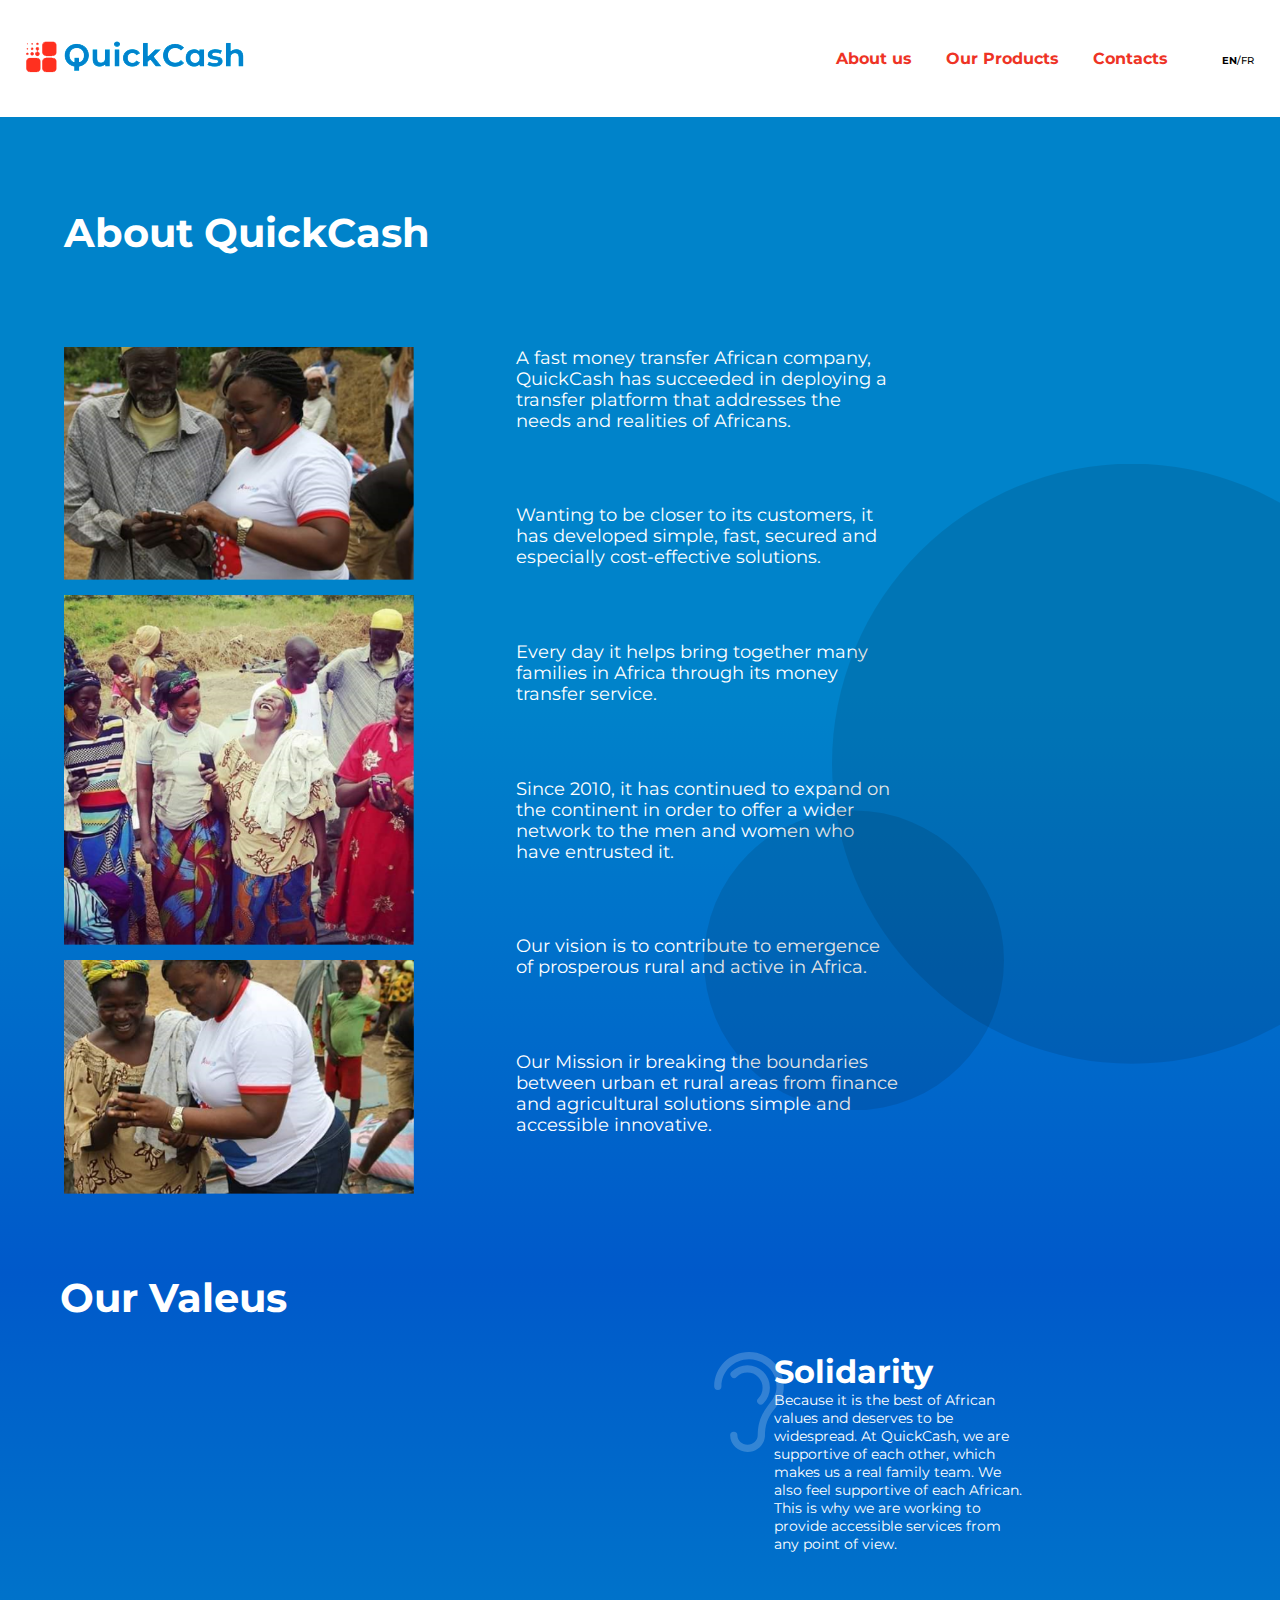
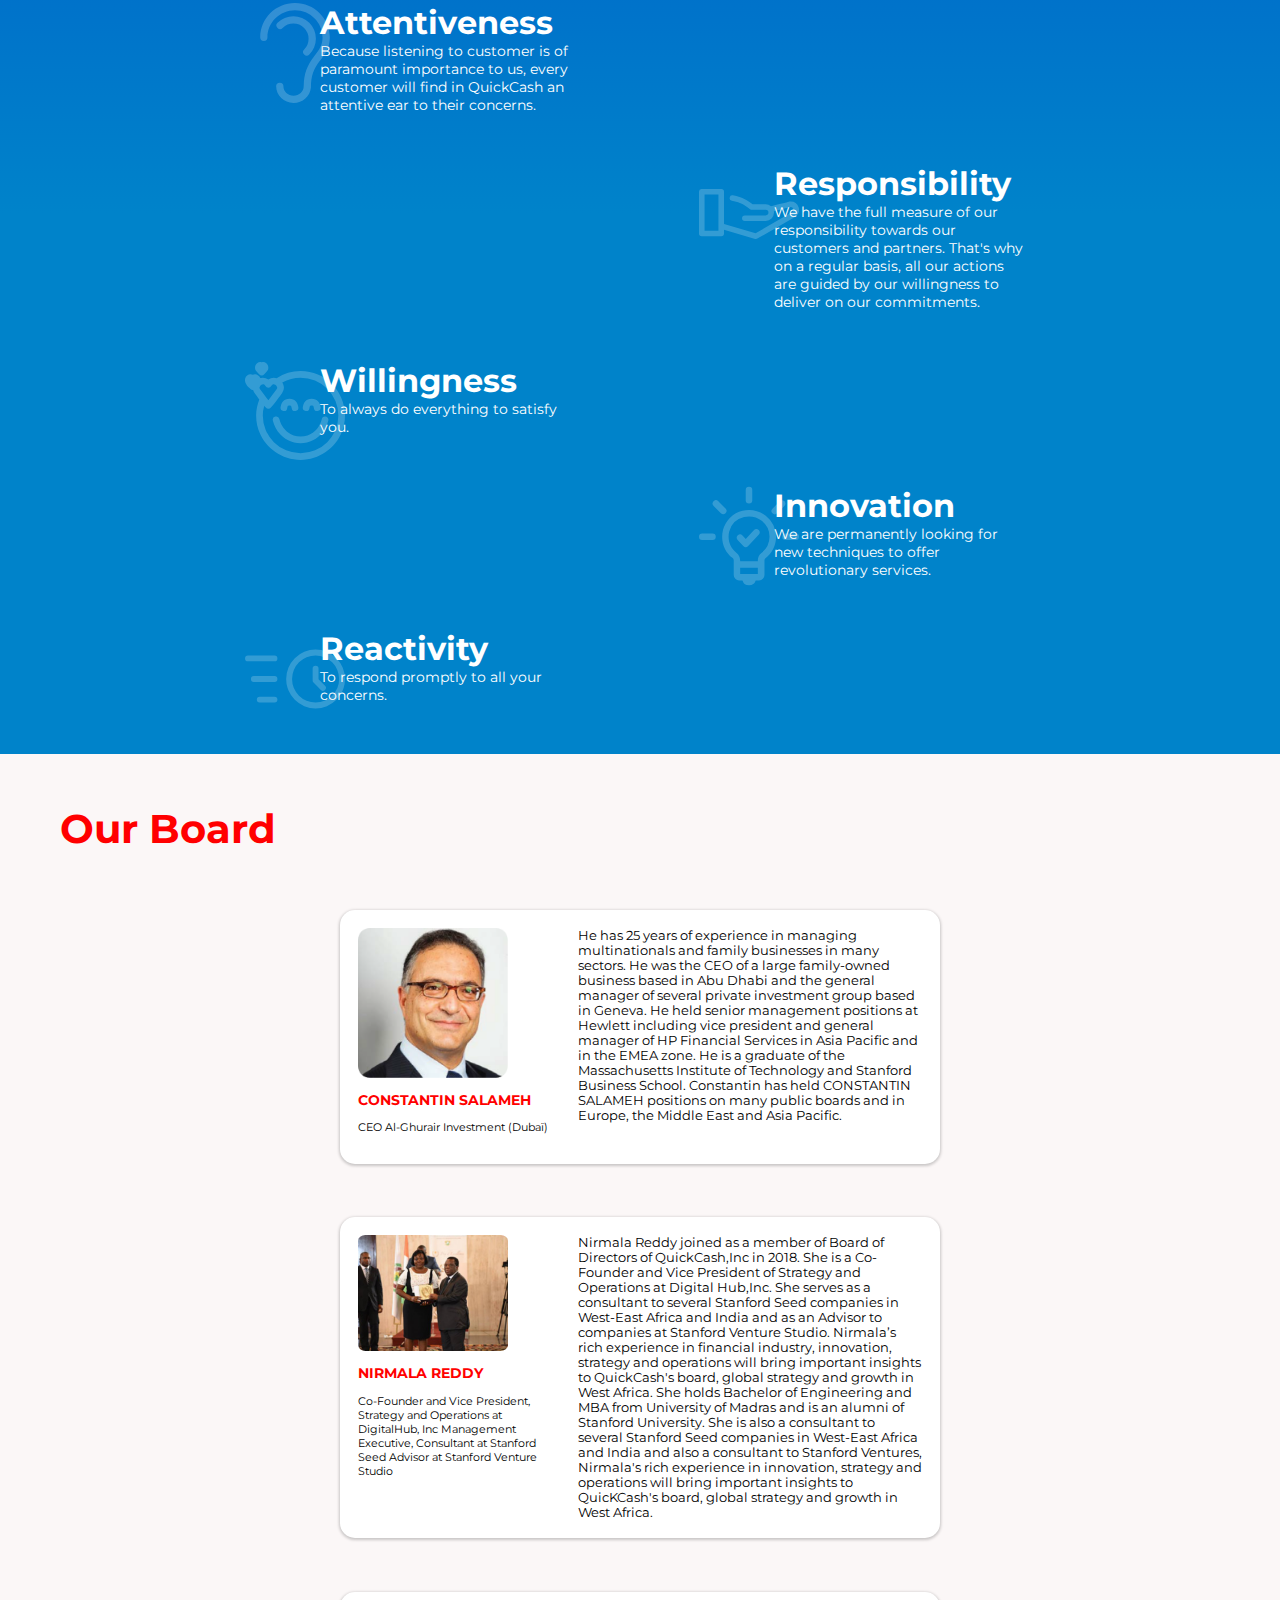
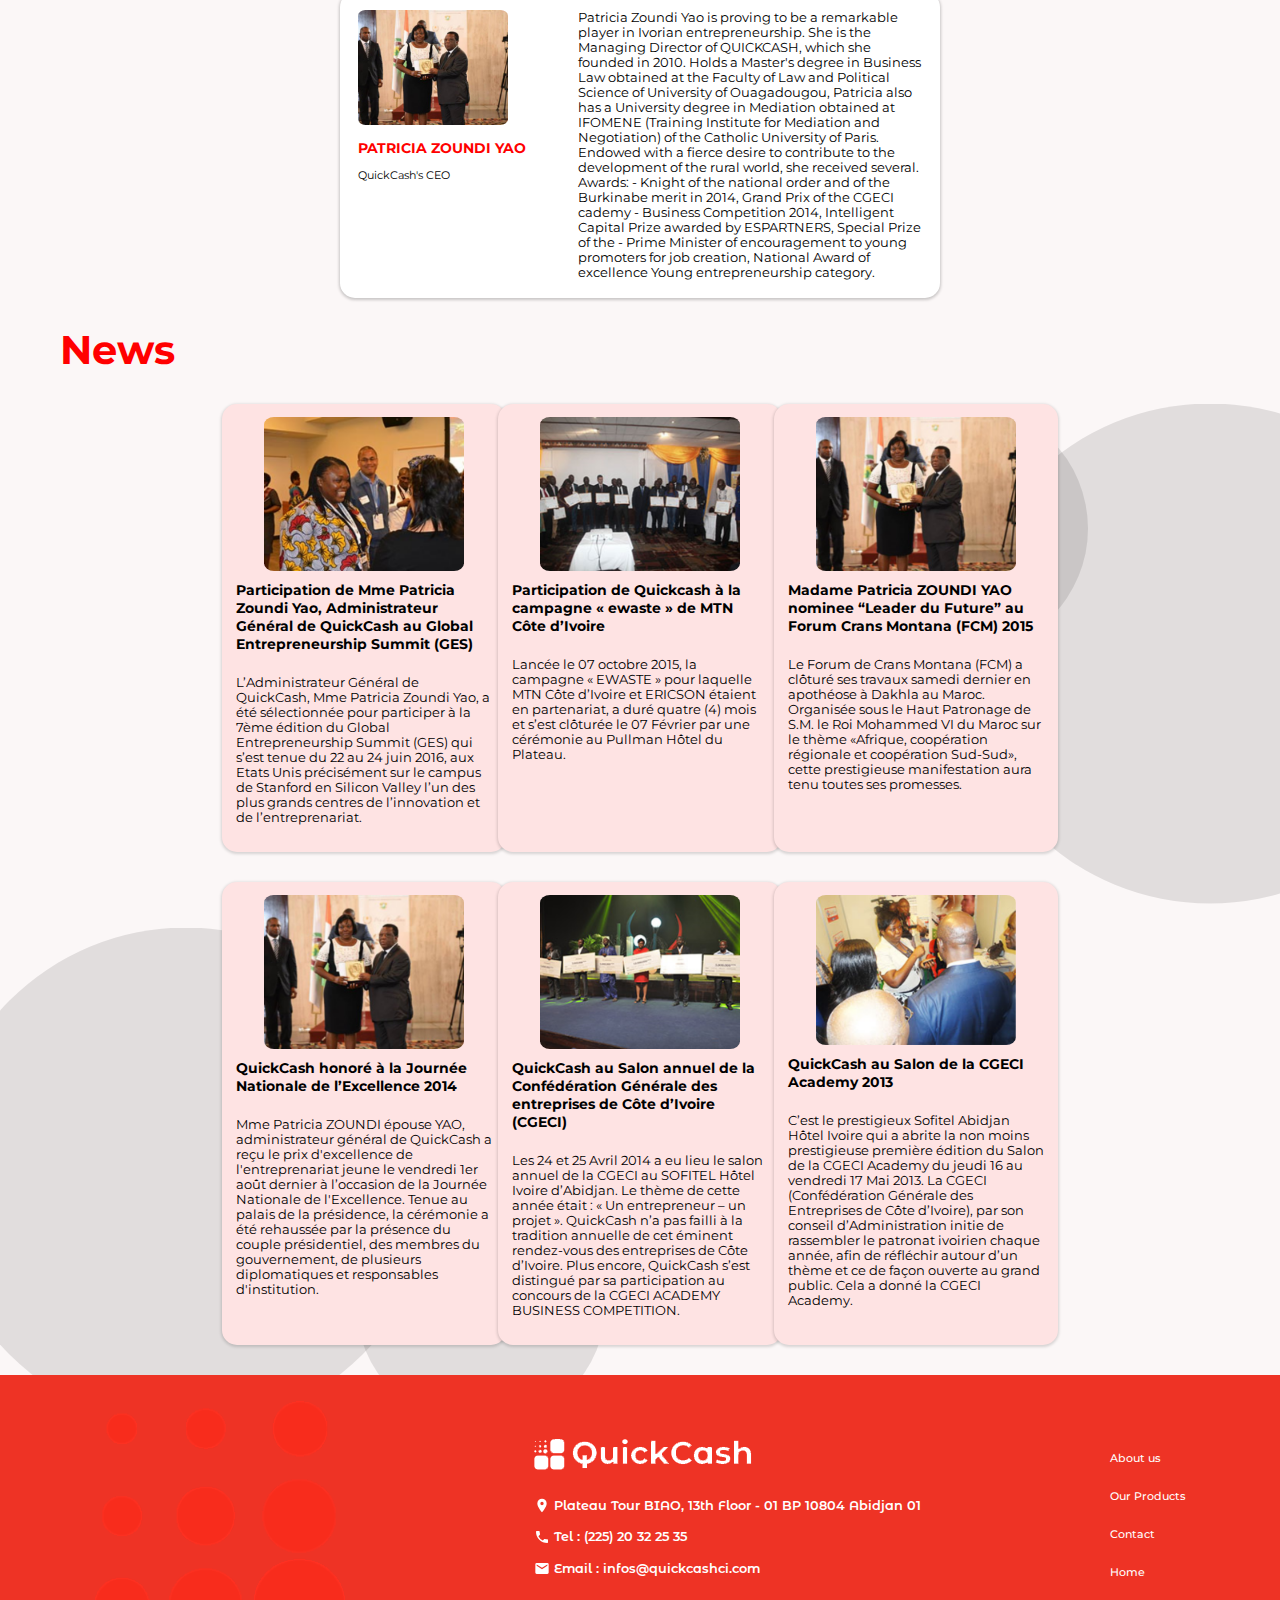
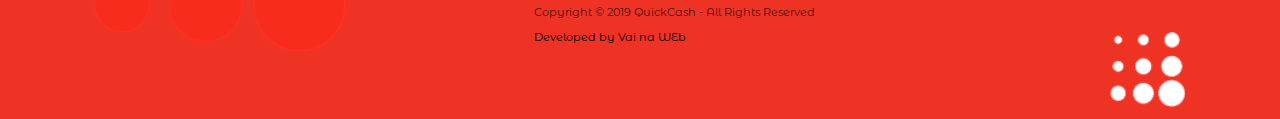
<file: about.html>
<!DOCTYPE html>
<html lang="en-US">
<head>
	<meta charset="UTF-8">
	<title>About - QuickCash</title>
	<link rel="stylesheet" href="css/style.css">
	<link href="https://fonts.googleapis.com/css?family=Montserrat+Alternates:400,600|Montserrat:500,600,700|Muli:300" rel="stylesheet">
	<meta name="viewport" content="width=device-width, initial-scale=1.0">
	<meta name="keywords" content=""><!-- palavras chave -->
	<meta name="description" content=""><!-- descrição do site -->
	<meta name="author" content=""><!-- autor ou autores do site -->
	<meta http-equiv="content-language" content="en-US, fr" /><!-- definindo idiomas do site (o lang defini o idioma principal) -->
</head>

<body>
	<!--=====|header|=====-->	
	<header class="containerHeader">
		<section class="containerHeader-barraSuperior">
				<a href="index.html"><img class="logo" src="assets/logo.png"></a>
			<!--=====|Desketop|=====-->
			<nav class="blocoMenu">
				<a href="about.html" class="blocoMenu-link">About us</a>
				<a href="ourProducts.html" class="blocoMenu-link">Our Products</a>
				<a href="#contatos" class="blocoMenu-link">Contacts</a>
				<a class="language-link" href=""><span>EN</span>/FR</a>
			</nav>
			<!--==========-->
			<!--=====|Mobile|=====-->
			<nav class="blocoMenuMobile">
		    	<div class="mobileBotao">MENU</div>
		        <div class="blocoMenuMobile-menu">
		        	<div class="blocoBotaoSair">
		        		<a href="" class="botaoSair">X</a>
		        	</div>
		            <a href="about.html" class="blocoMenuMobile-menu-link">About us</a>
					<a href="ourProducts.html" class="blocoMenuMobile-menu-link">Our Products</a>
					<a href="#contatos" class="blocoMenuMobile-menu-link contatos">Contacts</a>
		        </div>
			</nav>    
			<!--==========-->
		</section>
	</header>
	<!--==========-->
	<!--=====|Imagem e Texto Superior|=====-->
	<section class="containerImagensTextosSuperior">
		<div class="blocoTitulo">
			<h1 class="blocoTitulo-tituloSuperior">About QuickCash</h1>
		</div>
		<div class="containerImagensTextosSuperior-segundoCirculo"></div>
		<div class="containerImagensTextosSuperior-primeiroCirculo"></div>
		<div class="blocoImagensTextos">
			<div class="blocoImagensTextos-imagens">
				<img class="blocoImagensTextos-imagens-individual" src="assets/mulher-homem.png" alt=" Conversa entre Homem e MUlher">
				<img class="blocoImagensTextos-imagens-individual" src="assets/pessoas.png" alt="Pessoas Felizes">
				<img class="blocoImagensTextos-imagens-individual" src="assets/mulher-mulher.png" alt="Mulheres Conversando">
			</div>

			<div class="blocoImagensTextos-textos">
				<p class="blocoImagensTextos-textos-paragrafo">
					A fast money transfer African company, QuickCash has succeeded in deploying a transfer platform that addresses the needs and realities of Africans.
				</p>
				<p class="blocoImagensTextos-textos-paragrafo">
					Wanting to be closer to its customers, it has developed simple, fast, secured and especially cost-effective solutions. 
				</p>
				<p class="blocoImagensTextos-textos-paragrafo">
					Every day it helps bring together many families in Africa through its money transfer service. 
				</p>
				<p class="blocoImagensTextos-textos-paragrafo">
					Since 2010, it has continued to expand on the continent in order to offer a wider network to the men and women who have entrusted it.
				</p>
				<p class="blocoImagensTextos-textos-paragrafo">
					Our vision is to contribute to emergence of prosperous rural and active in Africa.
				</p>
				<p class="blocoImagensTextos-textos-paragrafo">
					Our Mission ir breaking the boundaries between urban et rural areas from finance and agricultural solutions simple and accessible innovative.
				</p>
			</div>
		</div>
	</section>
	<!--==========-->
	<!--=====|Nossos Valores|=====-->
	<section class="containerNossosValores">
			<div class="containerNossosValores-blocoTitulo">
				<h1 class="containerNossosValores-blocoTitulo-titulo" >Our Valeus</h1>
			</div>

			<div class="containerNossosValores-blocoValores">
				<div class="containerNossosValores-blocoValores-valores">
					<img class="blocoValores-valores-imagem" src="assets/attentiveness.svg" alt="Símbolo Orelha">
					<div class="blocoValores-valores-tituloTexto">
						<h2 class="blocoValores-valores-titulo">Solidarity</h2>
						<p class="blocoValores-valores-texto">
							Because it is the best of African values and deserves to be widespread. At QuickCash, we are supportive of each other, which makes us a real family team. We also feel supportive of each African. This is why we are working to provide accessible services from any point of view.
						</p>
					</div>
				</div>
				<div class="containerNossosValores-blocoValores-valores direcaOposta">
					<img class="blocoValores-valores-imagem" src="assets/attentiveness.svg" alt="Símbolo Orelha">
					<div class="blocoValores-valores-tituloTexto">
						<h2 class="blocoValores-valores-titulo">Attentiveness</h2>
						<p class="blocoValores-valores-texto">
							Because listening to customer is of paramount importance to us, every customer will find in QuickCash an attentive ear to their concerns.
						</p>
					</div>
				</div>
			</div>
			<div class="containerNossosValores-blocoValores">
				<div class="containerNossosValores-blocoValores-valores">
					<img class="blocoValores-valores-imagem" src="assets/mao.svg" alt=" Símbolo Mão">
					<div class="blocoValores-valores-tituloTexto">
						<h2 class="blocoValores-valores-titulo">Responsibility</h2>
						<p class="blocoValores-valores-texto">
							We have the full measure of our responsibility towards our customers and partners. That's why on a regular basis, all our actions are guided by our willingness to deliver on our commitments.
						</p>
					</div>
				</div>
				<div class="containerNossosValores-blocoValores-valores direcaOposta">
					<img class="blocoValores-valores-imagem" src="assets/carinha.svg" alt="Carinha Feliz">
					<div class="blocoValores-valores-tituloTexto">
						<h2 class="blocoValores-valores-titulo">Willingness</h2>
						<p class="blocoValores-valores-texto">
							To always do everything to satisfy you.
						</p>
					</div>
				</div>
			</div>
			<div class="containerNossosValores-blocoValores">
				<div class="containerNossosValores-blocoValores-valores">
					<img class="blocoValores-valores-imagem" src="assets/innovation.svg" alt="Símbolo de Ídeia">
					<div class="blocoValores-valores-tituloTexto">
						<h2 class="blocoValores-valores-titulo">Innovation</h2>
						<p class="blocoValores-valores-texto">
							We are permanently looking for new techniques to offer revolutionary services.
						</p>
					</div>
				</div>
				<div class="containerNossosValores-blocoValores-valores direcaOposta">
					<img class="blocoValores-valores-imagem" src="assets/relogio.svg" alt="Relogio">
					<div class="blocoValores-valores-tituloTexto">
						<h2 class="blocoValores-valores-titulo">Reactivity</h2>
						<p class="blocoValores-valores-texto">
							To respond promptly to all your concerns.
						</p>
					</div>
				</div>
			</div>
		</section>
	<!--==========-->
	<!--=====|Main|=====-->
	<main class="containerdirecaoNoticias">
			<h1 class="containerdirecaoNoticias-direcao-titulo">Our Board</h1>
			<section class="containerdirecaoNoticias-direcao">
				<div class="containerdirecaoNoticias-blocoSessoes">
					<div class="blocoSessoes-blocoTextoImagemTitulo">
						<div class="blocoSessoes-blocoTextoImagemTitulo-componentes">
							<img class="blocoTextoImagemTitulo-componentes-imagem" src="assets/retangulo176.png" alt="CONSTANTIN SALAMEH">
							<h1 class="blocoTextoImagemTitulo-componentes-titulo">CONSTANTIN SALAMEH</h1>
							<p class="blocoTextoImagemTitulo-componentes-paragrafo">CEO Al-Ghurair Investment (Dubaï)</p>
						</div>
						<div class="blocoSessoes-blocoTextoLateral">
							<p class="blocoSessoes-blocoTextoLateral-texto">He has 25 years of experience in managing multinationals and family businesses in many sectors. He was the CEO of a large family-owned business based in Abu Dhabi and the general manager of several private investment group based in Geneva. He held senior management positions at Hewlett including vice president and general manager of HP Financial Services in Asia Pacific and in the EMEA zone. He is a graduate of the Massachusetts Institute of Technology and Stanford Business School. Constantin has held CONSTANTIN SALAMEH positions on many public boards and in Europe, the Middle East and Asia Pacific.</p>
						</div>
					</div>
				</div>
				<div class="containerdirecaoNoticias-blocoSessoes">
					<div class="blocoSessoes-blocoTextoImagemTitulo">
						<div class="blocoSessoes-blocoTextoImagemTitulo-componentes">
							<img class="blocoTextoImagemTitulo-componentes-imagem" src="assets/quickcash-honore.png" alt="NIRMALA REDDY">
							<h1 class="blocoTextoImagemTitulo-componentes-titulo">NIRMALA REDDY</h1>
							<p class="blocoTextoImagemTitulo-componentes-paragrafo">Co-Founder and Vice President, Strategy and Operations at DigitalHub, Inc Management Executive, Consultant at Stanford Seed Advisor at Stanford Venture Studio</p>
						</div>
						<div class="blocoSessoes-blocoTextoLateral">
							<p class="blocoSessoes-blocoTextoLateral-texto">Nirmala Reddy joined as a member of Board of Directors of QuickCash,Inc in 2018. She is a Co-Founder and Vice President of Strategy and Operations at Digital Hub,Inc. She serves as a consultant to several Stanford Seed companies in West-East Africa and India and as an Advisor to companies at Stanford Venture Studio. Nirmala’s rich experience in financial industry, innovation, strategy and operations will bring important insights to QuickCash's board, global strategy and growth in West Africa. She holds Bachelor of Engineering and MBA from University of Madras and is an alumni of Stanford University. She is also a consultant to several Stanford Seed companies in West-East Africa and India and also a consultant to Stanford Ventures, Nirmala's rich experience in innovation, strategy and operations will bring important insights to QuicKCash's board, global strategy and growth in West Africa.</p>
						</div>
					</div>
				</div>
				<div class="containerdirecaoNoticias-blocoSessoes">
					<div class="blocoSessoes-blocoTextoImagemTitulo">
						<div class="blocoSessoes-blocoTextoImagemTitulo-componentes">
							<img class="blocoTextoImagemTitulo-componentes-imagem" src="assets/quickcash-honore.png" alt="PATRICIA ZOUNDI YAO">
							<h1 class="blocoTextoImagemTitulo-componentes-titulo">PATRICIA ZOUNDI YAO</h1>
							<p class="blocoTextoImagemTitulo-componentes-paragrafo">QuickCash's CEO</p>
						</div>
						<div class="blocoSessoes-blocoTextoLateral">
							<p class="blocoSessoes-blocoTextoLateral-texto">Patricia Zoundi Yao is proving to be a remarkable player in Ivorian entrepreneurship. She is the Managing Director of QUICKCASH, which she founded in 2010. Holds a Master's degree in Business Law obtained at the Faculty of Law and Political Science of University of Ouagadougou, Patricia also has a University degree in Mediation obtained at IFOMENE (Training Institute for Mediation and Negotiation) of the Catholic University of Paris. Endowed with a fierce desire to contribute to the development of the rural world, she received several. Awards: - Knight of the national order and of the Burkinabe merit in 2014, Grand Prix of the CGECI cademy - Business Competition 2014, Intelligent Capital Prize awarded by ESPARTNERS, Special Prize of the - Prime Minister of encouragement to young promoters for job creation, National Award of excellence Young entrepreneurship category.</p>
						</div>
					</div>
				</div>
			</section>
			<section class="containerdirecaoNoticias-noticias">
				<h1 class="containerdirecaoNoticias-noticias-blocoTitulo">News</h1>
		        <div class="containerdirecaoNoticias-noticias-circulos">
				    <div class="noticias-circulos-primeiroCirculo"></div>
				    <div class="noticias-circulos-segundoCirculo"></div>
				</div>	
					
				<div class="containerdirecaoNoticias-blocoNoticias">
					<div class="blocoNoticias">
						<div class="blocoNoticias-componentes">
							<img class="blocoNoticias-componentes-imagem" src="assets/patricia-zoundi.png" alt="Patricia Zoundi">
							<h1 class="blocoNoticias-componentes-titulo">Participation de Mme Patricia Zoundi Yao, Administrateur Général de QuickCash au Global Entrepreneurship Summit (GES)</h1>
							<p class="blocoNoticias-componentes-paragrafo">L’Administrateur Général de QuickCash, Mme Patricia Zoundi Yao, a été sélectionnée pour participer à la 7ème édition du Global Entrepreneurship Summit (GES) qui s’est tenue du 22 au 24 juin 2016, aux Etats Unis précisément sur le campus de Stanford en Silicon Valley l’un des plus grands centres de l’innovation et de l’entreprenariat.</p>
						</div>
					</div>
					<div class="blocoNoticias">
						<div class="blocoNoticias-componentes">
							<img class="blocoNoticias-componentes-imagem" src="assets/e-waste_mtn-ci_ericsson.png" alt="Grupo de Pessoas">
							<h1 class="blocoNoticias-componentes-titulo">Participation de Quickcash à la campagne « ewaste » de MTN Côte d’Ivoire</h1>
							<p class="blocoNoticias-componentes-paragrafo">Lancée le 07 octobre 2015, la campagne « EWASTE » pour laquelle MTN Côte d’Ivoire et ERICSON étaient en partenariat, a duré quatre (4) mois et s’est clôturée le 07 Février par une cérémonie au Pullman Hôtel du Plateau.</p>
						</div>
					</div>
					<div class="blocoNoticias">
						<div class="blocoNoticias-componentes">
							<img class="blocoNoticias-componentes-imagem" src="assets/quickcash-honore.png" alt="Apresentação de um Quadro">
							<h1 class="blocoNoticias-componentes-titulo">Madame Patricia ZOUNDI YAO nominee “Leader du Future” au Forum Crans Montana (FCM) 2015</h1>
							<p class="blocoNoticias-componentes-paragrafo">Le Forum de Crans Montana (FCM) a clôturé ses travaux samedi dernier en apothéose à Dakhla au Maroc. Organisée sous le Haut Patronage de S.M. le Roi Mohammed VI du Maroc sur le thème «Afrique, coopération régionale et coopération Sud-Sud», cette prestigieuse manifestation aura tenu toutes ses promesses.</p>
						</div>
					</div>
					<div class="blocoNoticias">
						<div class="blocoNoticias-componentes">
							<img class="blocoNoticias-componentes-imagem" src="assets/quickcash-honore.png" alt="Apresentação de um Quadro">
							<h1 class="blocoNoticias-componentes-titulo">QuickCash honoré à la Journée Nationale de l’Excellence 2014</h1>
							<p class="blocoNoticias-componentes-paragrafo">Mme Patricia ZOUNDI épouse YAO, administrateur général de QuickCash a reçu le prix d'excellence de l'entreprenariat jeune le vendredi 1er août dernier à l’occasion de la Journée Nationale de l'Excellence. Tenue au palais de la présidence, la cérémonie a été rehaussée par la présence du couple présidentiel, des membres du gouvernement, de plusieurs diplomatiques et responsables d'institution.</p>
						</div>
					</div>
					<div class="blocoNoticias">
						<div class="blocoNoticias-componentes">
							<img class="blocoNoticias-componentes-imagem" src="assets/laureats-cgeci-academy-2014.png" alt="Ganhadores de um Prêmio">
							<h1 class="blocoNoticias-componentes-titulo">QuickCash au Salon annuel de la Confédération Générale des entreprises de Côte d’Ivoire (CGECI)</h1>
							<p class="blocoNoticias-componentes-paragrafo">Les 24 et 25 Avril 2014 a eu lieu le salon annuel de la CGECI au SOFITEL Hôtel Ivoire d’Abidjan. Le thème de cette année était : « Un entrepreneur – un projet ». QuickCash n’a pas failli à la tradition annuelle de cet éminent rendez-vous des entreprises de Côte d’Ivoire. Plus encore, QuickCash s’est distingué par sa participation au concours de la CGECI ACADEMY BUSINESS COMPETITION.</p>
						</div>
					</div>
					<div class="blocoNoticias">
						<div class="blocoNoticias-componentes">
							<img class="blocoNoticias-componentes-imagem" src="assets/qc-cgeci-academy.png" alt="Reportagem">
							<h1 class="blocoNoticias-componentes-titulo">QuickCash au Salon de la CGECI Academy 2013</h1>
							<p class="blocoNoticias-componentes-paragrafo">C’est le prestigieux Sofitel Abidjan Hôtel Ivoire qui a abrite la non moins prestigieuse première édition du Salon de la CGECI Academy du jeudi 16 au vendredi 17 Mai 2013. La CGECI (Confédération Générale des Entreprises de Côte d’Ivoire), par son conseil d’Administration initie de rassembler le patronat ivoirien chaque année, afin de réfléchir autour d’un thème et ce de façon ouverte au grand public. Cela a donné la CGECI Academy.</p>
						</div>
					</div>
				</div>
				<div class="containerdirecaoNoticias-noticias-circulos reverter">
				    <div class="noticias-circulos-primeiroCirculo"></div>
				    <div class="noticias-circulos-segundoCirculo espaco"></div>
		        </div>
			</section>
		</main>
	<!--==========-->		
	<!--=====|Contatos|=====-->
	<footer id="contatos" class="containerFooter">
		<div class="containerFooter-circulosMaiores">
			<img src="assets/circulos-vermelhos.png" alt="">
		</div>
		<div class="containerFooter-logoContatos">
			<div class="logoContatos-logoFooter">
				<img src="assets/logo-footer.png" alt="">
			</div>

			<div>
				<div class="logoContatos-iconTexto">
					<img src="assets/baseline-location_on-24px.svg" alt="">
					<p>Plateau Tour BIAO, 13th Floor - 01 BP 10804 Abidjan 01</p>
				</div>
				<div class="logoContatos-iconTexto">
					<img src="assets/baseline-phone-24px (1).svg" alt="">
					<p>Tel : (225) 20 32 25 35</p>
				</div>
				<div class="logoContatos-iconTexto">
					<img src="assets/baseline-email-24px.svg" alt="">
					<p>Email : infos@quickcashci.com</p>
				</div>
			</div>
			<div class="logoContatos-textoCopy">
				<p class="logoContatos-textoCopy-copy">Copyright © 2019 QuickCash - All Rights Reserved </p>
				<p>Developed by Vai na WEb</p>
			</div>
		</div>
		<div class="containerfooter-menuFooter">
			<a href="about.html">About us</a>
			<a href="ourProducts.html">Our Products</a>
			<a href="#contatos">Contact</a>
			<a href="">Home</a>
			<img src="assets/circulos-brancos.png" alt="Bolas Brancas">
		</div>
	</footer>	
	<script src="js/jquery-3.4.1.min.js"></script>
	<script src="js/menu-mobile.js"></script>
</body>
</html>
</file>
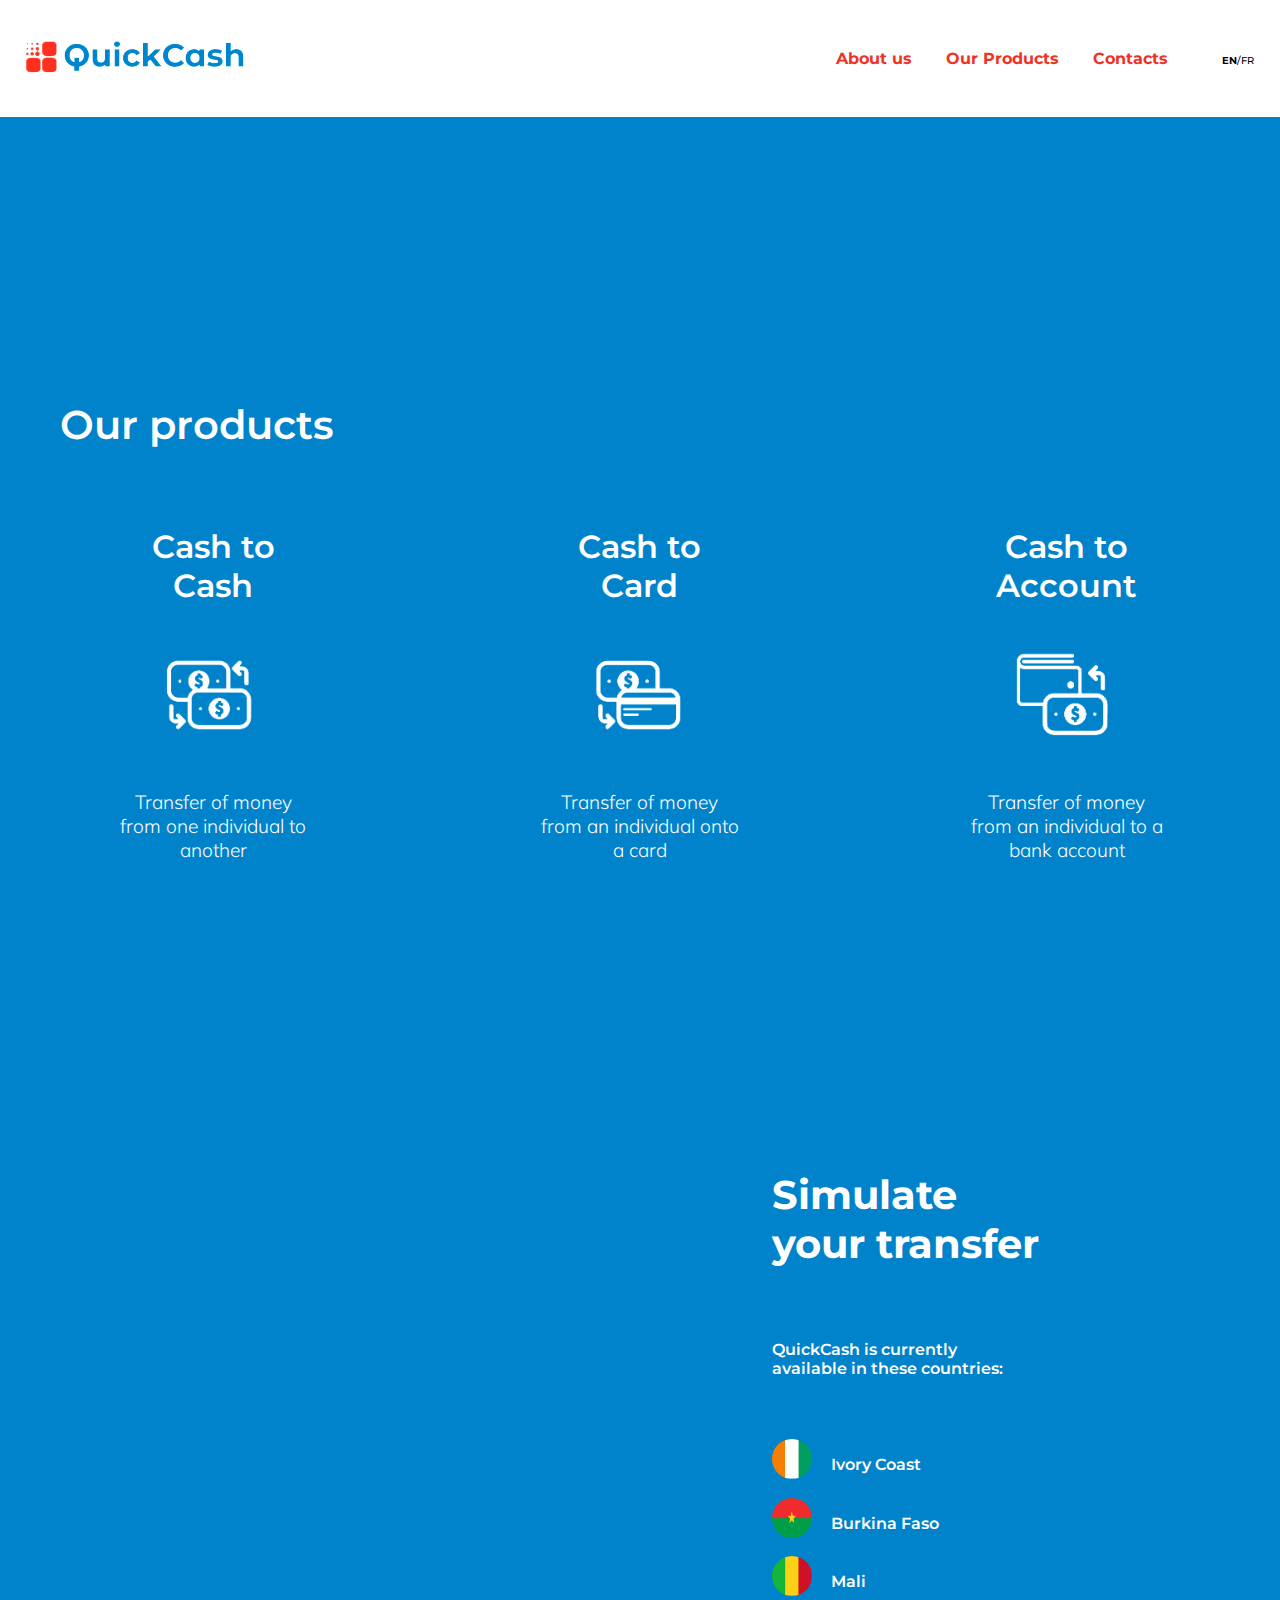
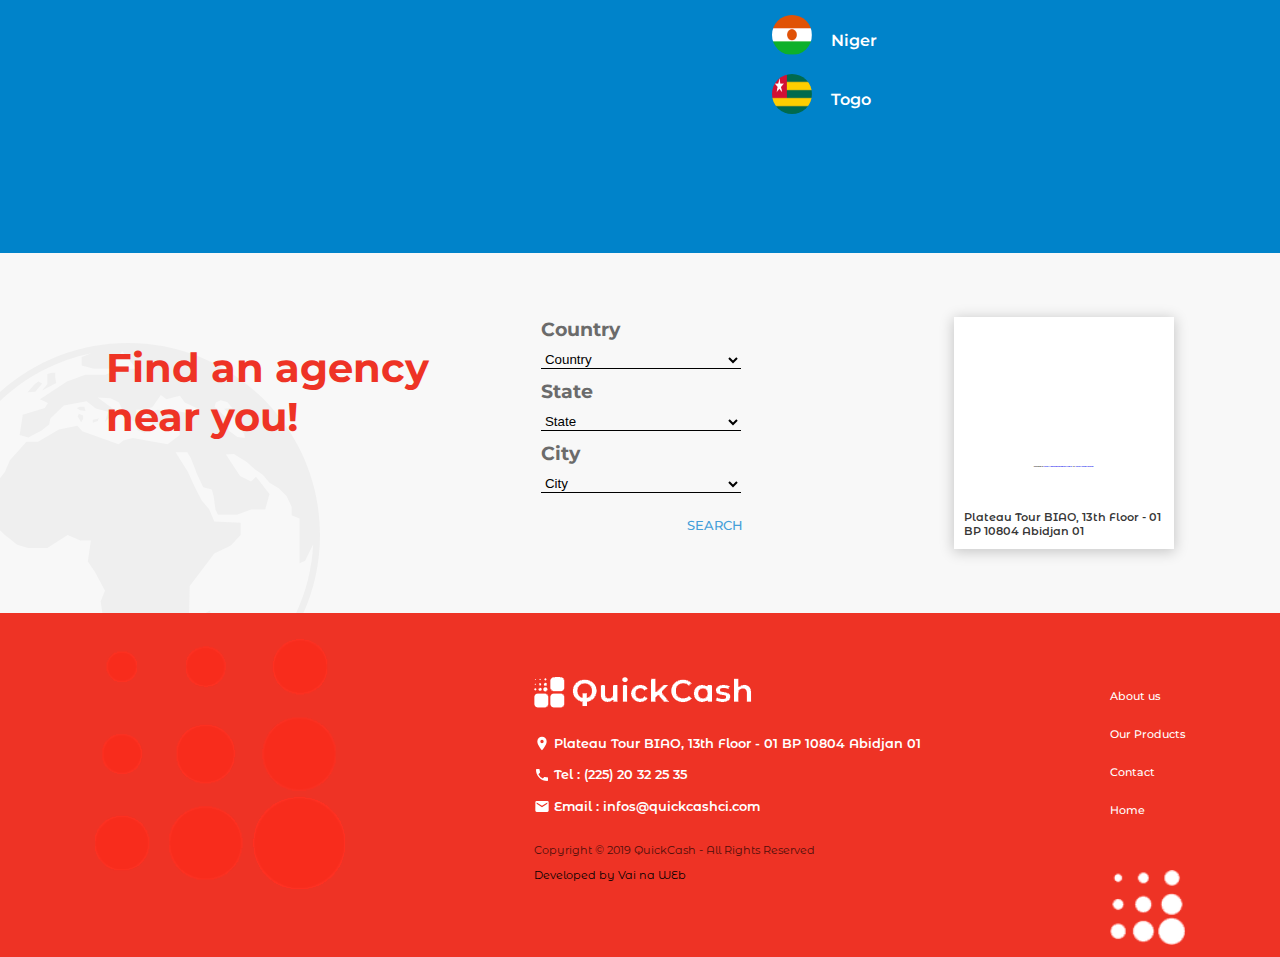
<file: ourProducts.html>
<!DOCTYPE html>
<html lang="en-US">
<head>
	<meta charset="UTF-8">
	<title>Our Products - QuickCash</title>
	<link rel="stylesheet" href="css/style.css">
	<link href="https://fonts.googleapis.com/css?family=Montserrat+Alternates:400,600|Montserrat:500,600,700|Muli:300" rel="stylesheet">
	<meta name="viewport" content="width=device-width, initial-scale=1.0">
	<meta name="keywords" content=""><!-- palavras chave -->
	<meta name="description" content=""><!-- descrição do site -->
	<meta name="author" content=""><!-- autor ou autores do site -->
	<meta http-equiv="content-language" content="en-US, fr" /><!-- definindo idiomas do site (o lang defini o idioma principal) -->
</head>

<body>
	<!--=====|header|=====-->	
	<header class="containerHeader">
		<section class="containerHeader-barraSuperior">
				<a href="index.html"><img class="logo" src="assets/logo.png"></a>
			<!--=====|Desketop|=====-->
			<nav class="blocoMenu">
				<a href="about.html" class="blocoMenu-link">About us</a>
				<a href="ourProducts.html" class="blocoMenu-link">Our Products</a>
				<a href="#contatos" class="blocoMenu-link">Contacts</a>
				<a class="language-link" href=""><span>EN</span>/FR</a>
			</nav>
			<!--==========-->
			<!--=====|Mobile|=====-->
			<nav class="blocoMenuMobile">
		    	<div class="mobileBotao">MENU</div>
		        <div class="blocoMenuMobile-menu">
		        	<div class="blocoBotaoSair">
		        		<a href="" class="botaoSair">X</a>
		        	</div>
		            <a href="about.html" class="blocoMenuMobile-menu-link">About us</a>
					<a href="ourProducts.html" class="blocoMenuMobile-menu-link">Our Products</a>
					<a href="#contatos" class="blocoMenuMobile-menu-link contatos">Contacts</a>
		        </div>
			</nav>    
			<!--==========-->
		</section>
	</header>
	<!--==========-->
	<!--=====|Produtos e Apresentação|=====-->
	<section class="container">
		<h1 class="container-titulo">Our products</h1>
		<div class="containerProdutos">
			<div class="containerProdutos-bloco">
				<h1 class="containerProdutos-bloco-titulo">Cash to Cash</h1>
				<img class="containerProdutos-bloco-imagem" src="assets/cash.png" alt="Troca De Dinheiro">
				<p class="containerProdutos-bloco-paragrafo">Transfer of money from one individual to another</p>
			</div>
			<div class="containerProdutos-bloco">
				<h1 class="containerProdutos-bloco-titulo">Cash to Card</h1>
				<img class="containerProdutos-bloco-imagem" src="assets/card.png" alt="Transferencia de Dinheiro para Cartão De Crédito">
				<p class="containerProdutos-bloco-paragrafo">Transfer of money from an individual onto a card</p>
			</div>
			<div class="containerProdutos-bloco">
				<h1 class="containerProdutos-bloco-titulo">Cash to Account</h1>
				<img class="containerProdutos-bloco-imagem" src="assets/account.png" alt="Transferencia de Cartão de Crédito para Dinheiro">
				<p id="click" class="containerProdutos-bloco-paragrafo">Transfer of money from an individual to a bank account</p>
			</div>
		</div>
	</section>
	<!--==========-->
	<!--=====|Apresentação Simulador|=====-->
	<section class="containerSimulador">
		<!--=====|Apresentação Simulador - Bloco lateral|=====-->
		<div class="containerSimulador-blocoLateral">
      <h2 class="containerSimulador-titulo">Simulate your transfer</h2>
			<p class="containerSimulador-subTitulo">QuickCash is currently available in these countries:</p>
			<div class="containerSimulador-paises">
				<div class="containerSimulador-bandeira">
					<img src="assets/Costa-do-marfim.png" alt="Bandeira Costa-do-marfim">
					<p class="containerSimulador-nome">Ivory Coast</p>
				</div>
				<div class="containerSimulador-bandeira">
					<img src="assets/BurkinaFaso.png" alt="Bandeira Burkina Faso">
					<p class="containerSimulador-nome">Burkina Faso</p>
				</div>
				<div class="containerSimulador-bandeira">
					<img src="assets/mali.png" alt="Bandeira Mali">
					<p class="containerSimulador-nome">Mali</p>
				</div>
				<div class="containerSimulador-bandeira">
					<img src="assets/Niger.png" alt="Bandeira Niger">
					<p class="containerSimulador-nome">Niger</p>
				</div>
				<div class="containerSimulador-bandeira">
					<img src="assets/Togo.png" alt="Bandeira Togo">
					<p class="containerSimulador-nome">Togo</p>
				</div>
			</div>
			
		</div>
	</section>
	<!--==========-->
	<!--=====|Agência e Noticia|=====-->
	<main class="containerPrincipal">
		<section class="containerAgencia">
			<img class="containerAgencia-icon" src="assets/globo.svg" alt="Símbolo Globo">
			<h1 class="containerAgencia-titulo">Find an agency near you!</h1>
			<form class="containerAgencia-form">
                <label class="containerAgencia-label" for="country">Country</label>
                <select id="country" name="country" placeholder="Country">
                    <option value="country">Country</option>
                    <option value="Brazil">Brazil</option>
                    <option value="France">France</option>
                    <option value="Italy">Italy</option>
                    <option value="Japan">Japan</option>
                    <option value="Mexico">Mexico</option>
                    <option value="Portugal">Portugal</option>
                    <option value="Spain">Spain</option>
                    <option value="United States">United States</option>
                </select>                
	            <label class="containerAgencia-label" for="state">State</label>
	            <select name="state" id="state" placeholder="State" >
					<option value="state">State</option>
					<option value="state">State</option>
					<option value="state">State</option>
				</select>
				<label class="containerAgencia-label" for="city">City</label>
				<select name="city" id="city" placeholder="City" >
					<option value="city">City</option>
					<option value="city">City</option>
					<option value="city">City</option>
				</select>
				<button class="containerAgencia-botao">
					<a class="containerAgencia-botao-link">SEARCH</a>	
				</button>
			</form>
			<div class="containerMap">
				<div class="containerMap-map" style="overflow:hidden;width: 200px;position: relative;"><iframe width="200" height="150" src="https://maps.google.com/maps?width=200&amp;height=200&amp;hl=en&amp;q=BIAO%20abidjan+(T%C3%ADtulo)&amp;ie=UTF8&amp;t=&amp;z=10&amp;iwloc=B&amp;output=embed" frameborder="0" scrolling="no" marginheight="0" marginwidth="0"></iframe><div style="position: absolute;width: 80%;bottom: 10px;left: 0;right: 0;margin-left: auto;margin-right: auto;color: #000;text-align: center;"><small style="line-height: 1.8;font-size: 2px;background: #fff;">Powered by <a href="https://embedgooglemaps.com/fr/">https://embedgooglemaps.com/fr/</a> & <a href="https://lasagradafamiliatickets.de/la-sagrada-familia-ticket/">tickets online buchen</a></small></div><style>#gmap_canvas img{max-width:none!important;background:none!important}</style></div><br />
				<p class="containerMap-texto">Plateau Tour BIAO, 13th Floor - 01 BP 10804 Abidjan 01</p>
			</div>
		</section>
	<!--==========-->
	<!--=====|Contatos|=====-->
	<footer id="contatos" class="containerFooter">
		<div class="containerFooter-circulosMaiores">
			<img src="assets/circulos-vermelhos.png" alt="Bolas vermelhas">
		</div>

		<div class="containerFooter-logoContatos">
			<div class="logoContatos-logoFooter">
				<img src="assets/logo-footer.png" alt="QuickCash">
			</div>
			<div>
				<div class="logoContatos-iconTexto">
					<img src="assets/baseline-location_on-24px.svg" alt="Localizaçãõ">
					<p>Plateau Tour BIAO, 13th Floor - 01 BP 10804 Abidjan 01</p>
				</div>
				<div class="logoContatos-iconTexto">
					<img src="assets/baseline-phone-24px (1).svg" alt="Telefone">
					<p>Tel : (225) 20 32 25 35</p>
				</div>
				<div class="logoContatos-iconTexto">
					<img src="assets/baseline-email-24px.svg" alt="Email">
					<p>Email : infos@quickcashci.com</p>
				</div>
			</div>
			<div class="logoContatos-textoCopy">
				<p class="logoContatos-textoCopy-copy">Copyright © 2019 QuickCash - All Rights Reserved </p>
				<p>Developed by Vai na WEb</p>
			</div>
		</div>
		<div class="containerfooter-menuFooter">
			<a href="about.html">About us</a>
			<a href="ourProducts.html">Our Products</a>
			<a href="#contatos">Contact</a>
			<a href="">Home</a>
			<img src="assets/circulos-brancos.png" alt="Bolas Brancas">
		</div>
	</footer>
	<script src="js/jquery-3.4.1.min.js"></script>
	<script src="js/menu-mobile.js"></script>
</body>
</html>
</file>
<file: css/style.css>
* {
	box-sizing: border-box;
	text-decoration: none;
}
img {
    max-width: 100%;
}
html {
	font-size: 16px;
}
body {
    padding: 0;
    margin: 0;
}

/*=====|Header|=====*/
.containerHeader {
	width: 100%;
}
.containerHeader-barraSuperior {
	height: 13vh;
	display: flex;
	justify-content: space-between;
	align-items: center;
	height: -3vh;
	padding: 2%;
}
.logo{
	flex: 2;
}
	@media (max-width: 768px) {
		.logo{
			width: 90%; 
		}
	}
/*=====|Menu Desktop|=====*/
	@media (max-width: 596px) {
		.blocoMenu {
			display: none;
		}	
	}
.blocoMenu-link {
	font-family: 'Montserrat', sans-serif;
	font-weight: 700;
	color: rgba(238,51,37,1);
	font-size: 1rem;
	margin-left: 30px; 
}
	@media (max-width: 768px) {
		.blocoMenu-link {
			font-size: 0.8rem;
			margin-left: 15px;
		}		
	}
.language-link {
	color: black;
	font-size: 0.6rem;
	font-family: 'Montserrat', sans-serif;
	font-weight: 500;
	margin-left: 50px;
	align-self: center;
}
	@media (max-width: 768px) {
		.language-link {
			margin-left: 25px;
		}		
	}
.language-link span {
	font-weight: bolder;
}
/*=====|Menu Mobile|=====*/	
.blocoMenuMobile{
	display: none;
	position: relative;
}
	@media (max-width: 596px) {
		.blocoMenuMobile{
			display: initial;
		}
	}
.mobileBotao {
	font-family: 'Montserrat', sans-serif;
	font-weight: 700;
	color: rgba(238,51,37,1);
	font-size: 0.8rem;
	margin-right: 20px;
	display: none;
	cursor: pointer;
}	
	
	@media (max-width: 596px) {
		.mobileBotao {
			display: flex;
		}
	}
.blocoMenuMobile-menu {
    background: white;
    width: 100%;
    height: 100%;
    position: fixed;
    display: none;
    align-items: center;
    justify-content: center;
    flex-direction: column;
    bottom: 0;
    right: 0;
    z-index: 15;
}
.blocoBotaoSair{
	position: absolute;
	top: 10%;
	left: 80%;
}
.botaoSair{
	color: rgba(238,51,37,1);
	font-family: 'Montserrat', sans-serif;
	font-weight: 700;
    width: 100%;
    font-size: 1.5rem;
}
.blocoMenuMobile-menu-link {
    color: rgba(238,51,37,1);
    font-family: 'Montserrat', sans-serif;
	font-weight: 700;
    width: 100%;
    font-size: 1.5rem;
    text-align: center;
    margin-bottom: 50px;
}
/*==========*/		
/*=====|Titulo e imagem Header|=====*/
.blocoTituloImagem {
	width: 100%;
	display: flex;
}
.blocoTituloImagem-imagemHeader {
	min-width: 100%;
	padding: 5% 0;
	min-height: 85vh;
	background-image: url("../assets/female-farmer-kenya-west.png");
	background-size: cover;
	background-repeat: no-repeat;
	background-position: center;
}
	@media (max-width: 425px) {
		.blocoTituloImagem-imagemHeader {
			background-position: 55%;
		}
	}
.blocoTituloImagem-tituloHeader {
	width: 45%;
	padding: 12% 5%;
	font-family: 'Montserrat', sans-serif;
	font-size: 2.5rem;
	font-weight: 700;
	color: white;
	position: relative;
	margin: 0;
}
	@media (max-width: 768px) {
		.blocoTituloImagem-tituloHeader {
			width: 50%;
			top: 30%;
			padding: 10% 5%;
			font-size: 2rem;
		}
	}
	@media (max-width: 425px) {
		.blocoTituloImagem-tituloHeader {
			width: 65%;
			top: 35%;
		}
	}
.blocoTituloImagem-imagemHeader:before {
	position: absolute;
	content:'';
	width: 100%;
	min-height: 80%;
	top: 35%;
	background: linear-gradient(to bottom, rgba(0,131,202,0) 0%, rgba(0,131,202,0.62) 40%,  rgba(0,131,202,1) 80%,  rgba(0,131,202,1) 90%, rgba(0,131,202,1) 100%);
}
/*==========*/
/*=====|Fale Conosco|=====*/
.faleConosco{
  width: 300px;
  background-color: #F9F9F9;
  box-shadow: 0px 1px 1px 1px rgba(0,0,0,0.15);
  position: absolute;
  z-index: 10;
  display: none;
  left: 65%;
  border-radius: 10px;
  bottom: 45px;
}
	@media (max-width: 1024px) {
		.faleConosco{
		  left: 55%;
		}
	}
	@media (max-width: 768px) {
		.faleConosco{
		  left: 45%;
		  width: 270px;
		}
	}
	@media (max-width: 557px) {
		.faleConosco{
		  width: 220px;
		}
	}
	@media (max-width: 425px) {
		.faleConosco{
		  position: fixed;
		  left: 0;
		  bottom: 0;
		  top: 0;
		  border-radius: 0;
		  width: 100%;
		}
	}
.faleConosco-titulo{
  display: flex;
  justify-content: flex-end;
  font-family: 'Montserrat', sans-serif;
  font-weight: 600;
  color: white;
  height: 45px;
  align-items: center;
  font-size: 1rem;
  border-radius: 10px 10px 0 0;
  background-color: rgba(238,51,37,1);
}
	@media (max-width: 425px) {
		.faleConosco-titulo{
		  font-size: 1rem;
		  border-radius: 0;
		}		
	}
.faleConosco-titulo-titulo{
	font-size: 1rem;
	font-weight: 800;
  flex: 0.67;
}
	@media (max-width: 425px) {
		.faleConosco-titulo-titulo{
		  flex: 0.6;
		}
	}
.faleConosco-titulo-sair {
  padding: 0 5% 5% 0;
  font-size: 1.3rem;
  color: white;
  cursor: pointer;
}
.faleConosco-required {
  padding: 3% 5%;
  display: flex;
  flex-direction: column;
  justify-content: center;
  font-family: 'Montserrat', sans-serif;
  font-weight: 500;
  border-radius: 0 0 10px 10px;
  font-size: 0.7rem;
}
	@media (max-width: 425px) {
		.faleConosco-required {
		  font-size: 1rem;
		  justify-content: space-between;
		}		
	}
.faleConosco-requiredTextoForm{
	font-size: 0.8rem;
	margin-bottom: 4%;
	color: #6B6B6B;
}
#name, #email {
	height: 30px;
	border-radius: 5px;
	border: 1px solid #D2D2D2;
}
	@media (max-width: 768px) {
		#name, #email {
			height: 40px;
		}
	}
	@media (max-width: 375px) {
		#name, #email {
			height: 55px;
		}
	}
#message {
  margin-bottom: 10%;
  border-radius: 10px;
  border: 1px solid #D2D2D2;
}
	@media (max-width: 425px) {
		#message{
			padding-bottom: 45%;
		}
	}
	@media (max-width: 375px) {
		#message{
			padding-bottom: 50%;
		}
	}
.buttons {
  display: flex;
  justify-content: flex-end;
  flex-direction: row;
  background-color: white;
}
	@media (max-width: 425px) {
		.buttons {
			height: 10%;
			width: 100%;
		}
	}
.cancel{
  border: 1px solid rgba(238,51,37,1);
  background-color: white;
  color: rgba(238,51,37,1);
  width: 80px;
  height: 30px;
  border-radius: 5px;
}
.send{
  background-color: rgba(238,51,37,1);
  border: 0;
  color: white;
  margin-left: 2%;
  width: 80px;
  height: 30px;
  border-radius: 5px;
}
	@media (max-width: 425px) {
		.send, .cancel {
			width: 35%;
			margin-bottom: 100%;
		}
	}
.buttomContact{
background-color: rgba(238,51,37,1);
font-family: 'Montserrat', sans-serif;
color: white;
width: 150px;
height: 60px;
border-radius: 30px;
box-shadow: 0px 1px 1px 1px rgba(0,0,0,0.15);
position: absolute;
left: 75%;
bottom: 15%;
display: flex;
justify-content: center;
align-items: center;
cursor: pointer;
}
	@media (max-width: 768px) {
		.buttomContact{
			left: 60%;
		}		
	}
	@media (max-width: 425px) {
		.buttomContact{
			left: 80%;
			width: 50px;
			height: 50px;
			border-radius: 50%;
		}		
	}
.buttomContact-icon{
	width: 35px;
	height: 35px;
	margin-right: 3%;
}
	@media (max-width: 425px) {
			.buttomContact p{
				display: none;
			}		
		}
/*==========*/
/*==========*/
/*=====|Produtos|=====*/
.container {
	background-color: rgba(0,131,202,1);
	padding: 20% 0 10% 0;
}
	@media (max-width: 1024px) {
	 	.container {
	 		display: flex;
	 		justify-content: space-around;
	 		flex-wrap: wrap;
	 		padding-top: 40%;
	 	}
	}
.container-titulo {
	padding: 0 0 30px 60px;
	color: white;
	width: 100%;
	font-size: 2.5rem;
	font-family: 'Montserrat', sans-serif;
	font-weight: 600; 
}
	@media (max-width: 768px) {
		.container-titulo {
			text-align: center;
			font-size: 2rem;
			padding: 0;
		}		
	}
.containerProdutos {
	display: flex;
	justify-content: space-around;
	flex-wrap: wrap;
	align-items: center;
}
.containerProdutos-bloco {
	width: 200px;
	display: flex;
	flex-direction: column;
	align-items: center;
}
	@media (max-width: 825px) {
		.containerProdutos-bloco {
			width: 300px;
		}		
	}
.containerProdutos-bloco-titulo {
	color: white;
	text-align: center;
	font-family: 'Montserrat', sans-serif;
	font-weight: 600;
}
.containerProdutos-bloco-paragrafo {
	color: white;
	text-align: center;
	width: 200px;
	font-size: 1.2rem;
	font-family: 'Muli', sans-serif;
	font-weight: 300;
}
/*==========*/
/*=====|Apresentação Simulador|=====*/
.containerSimulador {
	display: flex;
	justify-content: flex-end;
	background-color: rgba(0,131,202,1);
	padding: 10%;
}
	@media(max-width: 500px) {
		.containerSimulador {
			display: flex;
			justify-content: flex-end;
			background-color: rgba(0,131,202,1);
			padding: 5%;
		}
	}
/*==========*/
/*=====|Apresentação Simulador - Bloco lateral|=====*/
.containerSimulador-blocoLateral {
	width: 380px;
}
.containerSimulador-titulo {
	color: white;
	font-size: 2.5rem;
	width: 280px;
	font-family: 'Montserrat', sans-serif;
	font-weight: 700;
}
.containerSimulador-subTitulo {
	color: white;
	padding-top: 10%;
	font-size: 1rem;
	width: 250px;
	font-family: 'Montserrat', sans-serif;
	font-weight: 600;
}
.containerSimulador-paises {
	padding-top: 10%;
}
.containerSimulador-paises img {
	width: 40px;
	height: 40px;
	border-radius: 50%;
}
.containerSimulador-bandeira {
	display: flex;
	margin-top: 2%;
}
.containerSimulador-nome {
	color: white;
	margin-left: 5%;
	font-family: 'Montserrat', sans-serif;
	font-weight: 600;
}
/*==========*/
/*=====|Apresentação Slide|=====*/
.containerSlide {
	display: flex;
	justify-content: space-around;
	height: 100vh;
	background: linear-gradient(to bottom, rgba(0,131,202,1) 0%, rgba(0,131,202,1) 50%, rgba(0,89,202,1) 100%);
}
	/* @media (max-width: 855px) {
		.blocoSlide{
			height: 0;
			padding-top: 20%;
		}
	}
	
.slide {
	display: flex;
	width: 300px;
	position: relative;
	left: 60%;
	background-color: white;
	border-radius: 5%;
	box-shadow: 0px 1px 54px -20px rgba(0,0,0,0.75);
}
	@media (max-width: 1024px) {
		.slide {
			left: 35%;
		}
	}
	@media (max-width: 855px) {
		.slide {
			left: 0;
			top: 0;
		}
	}
	@media (max-width: 768px) {
		.slide {
			left: 0;
			margin-top: 10%;
		}
	}
	@media (max-width: 425px) {
		.slide {
			width: 250px;
		}
	}
#slide {
	 display: none;
	 height: 30px;
	 border-radius: 5px;
	 border: 1px solid #D2D2D2;
}
input:checked ~ .slide-segundoBloco {
	display: none;
}
.slide-segundoBloco,.slide-primeiroBloco {
	cursor: pointer;
}
.slide-primeiroBloco:before {
	content:'>';
	color: white;
	font-family: 'Montserrat', sans-serif;
	font-weight: 700;
	font-size: 50px;
	position: absolute;
	top: 150px;
	left: 350px;
}
	@media (max-width: 768px) {
			.slide-primeiroBloco:before {
				font-size: 40px;
				left: 310px;
			}		
		}
	@media (max-width: 425px) {
		.slide-primeiroBloco:before {
			top: 380px;
			left: 150px;
		}		
	}
.slide-primeiroBloco:after {
	content:'<';
	color: white;
	font-family: 'Montserrat', sans-serif;
	font-weight: 700;
	font-size: 50px;
	position: absolute;
	top: 150px;
	right: 350px;
}
	@media (max-width: 768px) {
		.slide-primeiroBloco:after {
			right: 310px;
			font-size: 40px;
		}		
	}
	@media (max-width: 425px) {
		.slide-primeiroBloco:after {
			top: 380px;
			right: 150px;
		}		
	}
.slide-primeiroBloco-img,.slide-segundoBloco-img {
	position: absolute;
	left: 15px;
	top: 15px;
	width: 270px;
	height: 180px;
	border-radius: 5%;
}
	@media(max-width: 425px) {
		.slide-primeiroBloco-img,.slide-segundoBloco-img {
			height: auto;
			width: 220px;
		}
	}
.slide-primeiroBloco-paragrafo {	
	margin-top: 70%;
	padding: 5%; 
	font-size: 0.7rem;
	font-family: 'Muli', sans-serif;
	font-weight: bold;
}
.slide-primeiroBloco-titulo {
	padding: 5%;
	padding-top: 0;
	font-size: 0.8rem;
	font-family: 'Muli', sans-serif;
	font-weight: bold;
} */
.containerSlide-titulo {
	width: 30%;
	font-size: 2rem;
	color: white;
	padding-top: 5%;
	left: 60%;
	position: absolute;
	font-family: 'Montserrat', sans-serif;
	font-style: italic;
}
	@media (max-width: 855px) {
		.containerSlide-titulo {
			font-size: 1.7rem;
			padding-top: 0;
			left: 30%;
			width: 45%;
		}
	}
	@media (max-width: 768px) {
		.containerSlide-titulo {
			font-size: 1.3rem;
			left: 25%;
			width: 50%;
		}
	}
	@media (max-width: 496px) {
		.containerSlide-titulo {
			font-size: 1rem;
			left: 15%;
			width: 70%;
		}
	}
/*==============*/
.circulos {
	overflow: hidden;
	position: relative;
}
	@media (max-width: 768px) {
		.circulos {
			display: none;
		}		
	}
.primeiroCirculo {
	clip-path: circle(20% at 40% 35%);
	width: 150vw;
	height: 150vh;
	background-color: #459FD9;
	opacity: 0.5;
}
.segundoCirculo {
	position: absolute;
	content:'';
	width: 300px;
	height:300px;
	border-radius: 50%;
	right: 55%;
	bottom: 1%;
	background-color: #459FD9;
	opacity: 0.5;
}
/*=====|Agência|=====*/
.containerAgencia {
	display: flex;
	justify-content: space-around;
	padding: 5% 0 5% 0;
	background-color: #F8F8F8;
	position: relative;
	overflow: hidden;
}
	@media (max-width: 768px) {
		.containerAgencia {
			flex-direction: column;
		}
	}
.containerAgencia-titulo {
	width: 350px;
	font-size: 2.5rem;
	color: rgba(238, 51, 37, 1);
	font-family: 'Montserrat', sans-serif;
	font-weight: 700;
	z-index: 3;
}	
	@media (max-width: 1024px) {
		.containerAgencia-titulo {
			width: 30%;
		font-size: 1.7rem;
		}
	}
	@media (max-width: 768px) {
		.containerAgencia-titulo {
			align-self: center;
			width: 200px;
			font-size: 1.5rem;
		}
	}
.containerAgencia-icon {
	width:30%;
	position: absolute;	
	top: 25%;
	left: -5%;
	z-index: 2;
}
	@media (max-width: 768px) {
		.containerAgencia-icon {
			display: none;
		}
	}
.containerAgencia-form {
	width: 200px;
	min-width: 200px;
	margin-left: -10%;
	position: relative;
	color: rgba(107, 107, 107, 1);
}
	@media (max-width: 768px) {
		.containerAgencia-form {
			margin-left: 0;
			display: flex;
			justify-content: center;
			flex-direction: column;
			align-self: center;
			margin-top: 50px;
		}		
	}
.containerAgencia-form select {
	background-color: #F8F8F8;
	width: 200px;
	cursor: pointer;
	margin: 5% 0 5% 0;
	border: 0;
	border-bottom: 1px solid black;
}
.containerAgencia-label {
	font-size: 1.2rem;
	font-family: 'Montserrat', sans-serif;
	font-weight: 700;
	width: 100vw;
}
.containerAgencia-botao {
	background-color: #F8F8F8;
	border: 0;
}
.containerAgencia-botao-link {
	color: #459FD9;
	padding-left: 70%;
	cursor: pointer;
	font-family: 'Montserrat', sans-serif;
	font-weight: 500;
	position: absolute;
}
	@media (max-width: 768px) {
		.containerAgencia-botao-link {
			padding-left: 20%;
		}		
	}
.containerMap {
	background: white;
	font-weight: 600;
	width: 220px;
	display: flex;
	justify-content: center;
	flex-direction: column;
	box-shadow: 0px 2px 13px 1px rgba(0,0,0,0.20);
	padding: 10px 10px 0 10px;
}
	@media (max-width: 768px) {
		.containerMap {
			margin-top: 50px;
			align-self: center;
		}		
	}
.containerMap-texto{
	width: 200px;
	font-size: 0.7rem;
	color: rgba(000,000,000,0.8);
	font-weight: 600;
	font-family: 'Montserrat Alternates', sans-serif;
}
/*==========*/
/*=====|Notícias|=====*/
.containerNoticias {
	display: flex;
	justify-content: space-around;
	margin: 5%;
	position: relative;
}
	@media (max-width: 1024px) {
		.containerNoticias {
			flex-wrap: wrap;
		}
	}
.containerNoticias-TituloSecoes {
	display: flex;
	flex-direction: column;
	align-items: center;
}
.containerNoticias-titulo {
	color: #459FD9;
	margin-bottom: 3%;
	font-size: 2rem;
	font-family: 'Montserrat', sans-serif;
	font-weight: 600;
	width: 100%;
	margin-top: 0;
}
	@media (max-width: 768px) {
		.containerNoticias-titulo {
			text-align: center;
		}
	}
.containerNoticias-secoes {
	display: flex;
	width: 50vw;
	min-height: 120px;
	background-color: #F8F8F8;
	border-radius: 15px;
	margin-bottom: 3%;
	padding: 2%;
	box-shadow: 0px 1px 3px 1px rgba(0,0,0,0.15);
}
	@media (max-width: 1024px) {
		.containerNoticias-secoes {
			width: 80vw;
		}
	}
	@media (max-width: 768px) {
		.containerNoticias-secoes {
			width: 50vw;
			flex-direction: column row-reverse;
			justify-content: center;
			flex-wrap: wrap;
		}
	}
	@media (max-width: 496px) {
		.containerNoticias-secoes {
			width: 90vw;
		}
	}	
.reverse {
	flex-direction: row-reverse;
}
.containerNoticias-imagem {
	max-height: 150px;
	align-self: center;
	
}
	@media (max-width: 768px) {
		.containerNoticias-imagem {
			max-height: 250px;
			margin: 2%;
		}
	}
.containerNoticias-blocoTituloTexto-titulo {
	font-size: 0.9rem;
	margin-left: 5%;
	margin-right: 5%;
	font-family: 'Montserrat', sans-serif;
	font-weight: 700;
}
	@media (max-width: 1024px) {
		.containerNoticias-blocoTituloTexto-titulo {
			font-size: 1rem;
		}
	}
.containerNoticias-blocoTituloTexto-texto {
	font-size: 0.7rem;
	line-height: 1.3;
	margin-left: 5%;
	margin-right: 5%;
	font-family: 'Muli', sans-serif;
}
	@media (max-width: 1024px) {
		.containerNoticias-blocoTituloTexto-texto {
			font-size: 0.8rem;
		}
	}
.containerNoticias-showMore {
	margin: 0 auto;
	font-size: 0.8rem;
	color: #459FD9;
	font-family: 'Montserrat', sans-serif;
	font-weight: 500;
}
/*==========*/
/*=====|News|=====*/
.containerNoticias-news {
	margin-left: 10%;
	background: #FFDFDF;
	display: flex;
	flex-direction: column;
	box-shadow: 0px 1px 3px 1px rgba(0,0,0,0.15);
}
	@media (max-width: 1024px) {
		.containerNoticias-news {
			margin-top: 5%;
			margin-left: 0;
			width: 90%;
		}
	}
.containerNoticias-news-titulo {
	padding: 2%;
	margin: 3%;
	color: white;
	background: #D51111;
	font-family: 'Montserrat', sans-serif;
	font-weight: 600;
}
	@media (max-width: 768px) {
		.containerNoticias-news-titulo {
			text-align: center;
		}		
	}
.containerNoticias-news-subTitulo {
	font-size: 0.9rem;
	padding: 3% 5%;
	font-family: 'Montserrat', sans-serif;
	font-weight: 500;
}
	@media (max-width: 1024px) {
		.containerNoticias-news-subTitulo {
			font-size: 1.2rem;
		}
	}
.containerNoticias-news-texto {
	padding: 3% 5%;
	font-size: 0.7rem;
	font-family: 'Muli', sans-serif;
	font-weight: 300;
}
	@media (max-width: 1024px) {
		.containerNoticias-news-texto {
			font-size: 1rem;
		}
	}
.containerNoticias-news-texto:after {
	content:'';
	position: absolute;
	width: 20vw;
	height: 1px;
	margin-top: 30px;
	right: 7%;
	background: black;
	opacity: 0.1;
}
	 @media (max-width: 1024px) {
		.containerNoticias-news-texto:after {
			left: 19%;
			width: 60%;
		}
	 }
.containerNoticias-showMoreNews {
	margin-top: 3%;
	align-self: center;
	font-size: 0.7rem;
	color: #459FD9;
	font-family: 'Montserrat', sans-serif;
	font-weight: 500;
}
	 @media (max-width: 1024px) {
		.containerNoticias-showMoreNews {
			margin-bottom: 3%;
		}
	 }
/*==========*/
/*=====|Patrocinadores|=====*/
.containerNoticias-patrocinadores {
	width: 55%;
	margin: 10% auto;
	display: flex;
	justify-content: center;
	flex-wrap: wrap;
}
	@media (max-width: 1024px) {
		.containerNoticias-patrocinadores {
			width: 75%;
		}		
	}
	@media (max-width: 768px) {
		.containerNoticias-patrocinadores {
			width: 75%;
		}		
	}
	@media (max-width: 425px) {
		.containerNoticias-patrocinadores {
			width: 40%;
		}		
	}
.containerNoticias-patrocinadores img {
	height: 50px;
}
	@media (max-width: 768px) {
		.containerNoticias-patrocinadores img {
			max-width: 50px;
			height: 35px;
			margin: 1%;	
		}
	}
.containerNoticias-patrocinadores-bancos {
	display: flex;
	justify-content: space-between;
	flex-wrap: wrap;
	width: 100%;
}
.containerNoticias-patrocinadores-instituicoes {
	display: flex;
	justify-content: space-between;
	width: 100%;
	flex-wrap: wrap;
}
.containerNoticias-patrocinadores-titulo {
	font-size: 1.3rem;
	width: 100%;
	font-family: 'Montserrat', sans-serif;
	font-weight: 500;
}
	@media (max-width: 768px) {
		.containerNoticias-patrocinadores-titulo {
			font-size: 1rem;
			text-align: center;
		}
	}
	@media (max-width: 425px) {
		.containerNoticias-patrocinadores-titulo {
			font-size: 0.7rem;
		}
	}
/*=========*/
/*=====|Footer|=====*/
.containerFooter {
	display: flex;
	justify-content: space-around;
	background-color: #EE3325;
}
	@media (max-width: 768px) {
		.containerFooter{
			flex-direction: column;
			position: relative;
		}		
	}
.containerFooter-circulosMaiores {
	margin: 2% 0; 
}
.containerFooter-circulosMaiores img {
	width: 250px;
	opacity: 0.6;
}
	@media (max-width: 768px) {
		.containerFooter-circulosMaiores img {
			display: none;
		}
	}
.containerFooter-logoContatos {
	margin: 5% 0;
}
	@media (max-width: 768px) {
		.containerFooter-logoContatos {
			display: flex;
			justify-content: center;
			align-items: center;
			flex-direction: column;
			margin: 0;
		}		
	}
.logoContatos-logoFooter {
	padding-bottom: 20px;
}
	@media (max-width: 768px) {
		.logoContatos-logoFooter img {
			width: 100%;
			padding-bottom: 0;
		}
	}
.logoContatos-iconTexto {
	color: white;
	display: flex;
	font-size: 0.8rem;
	margin: -9px 0;
	font-family: 'Montserrat Alternates', sans-serif;
	font-weight: 600;
}
	@media (max-width: 768px) {
		.logoContatos-iconTexto {
			width: 65%;
			margin: 0 auto;
		}		
	}
	@media (max-width: 425px) {
		.logoContatos-iconTexto {
			width: 75%;
		}		
	}
.logoContatos-iconTexto img {
	padding-right: 1%;
	width: 20px;
}
.logoContatos-textoCopy {
	font-size: 0.7rem;
	margin-top: 25px;
	font-family: 'Montserrat Alternates', sans-serif;
}
	@media (max-width: 768px) {
		.logoContatos-textoCopy {
			margin: 30% 2% 0 2%;
			text-align: center;
		}		
	}
	@media (max-width: 425px) {
		.logoContatos-textoCopy {
			margin-top: 40%;
		}		
	}
.logoContatos-textoCopy-copy {
	color: black;
	opacity: 0.7;
}
.containerfooter-menuFooter {
	display: flex;
	justify-content: space-around;
	flex-direction: column;	
	margin-top: 5%;
}
	@media (max-width: 768px) {
		.containerfooter-menuFooter {
			justify-content: center;
			margin-top: 0;
			position: absolute;
			top: 55%;
			width: 100%;
		}
	}
	@media (max-width: 425px) {
		.containerfooter-menuFooter {
			top: 60%;
		}
	}
.containerfooter-menuFooter a {
	color: white;
	font-size: 0.7rem;
	font-family: 'Montserrat', sans-serif;
	font-weight: 500;
}
	@media (max-width: 768px) {
		.containerfooter-menuFooter a {
			text-align: center;
			width: 100%;
			font-size: 0.9rem;
			margin-bottom: 3%; 
		}
	}
.containerfooter-menuFooter img {
	margin-top: 30px;
}
	@media (max-width: 768px) {
		.containerfooter-menuFooter img {
			display: none;
		}
	}
/*==========*/
/*=====|Sobre - Segunda Página|=====*/
.containerImagensTextosSuperior {
	background: linear-gradient(to bottom, rgba(0,131,202,1) 0%, rgba(0,131,202,1) 50%, rgba(0,89,202,1) 100%);
	display: flex;
	justify-content: flex-start;
	flex-wrap: wrap;
	padding: 5%;
	position: relative;
	z-index: 3;
	overflow: hidden;
	font-family: 'Montserrat', sans-serif;
}
	@media (max-width: 768px) {
		.containerImagensTextosSuperior {
			justify-content: center;
		}
	}
.containerImagensTextosSuperior-primeiroCirculo {
	clip-path: circle(50% at 50% 50%);
	width: 600px;
	height: 600px;
	position: absolute;	
	background-color: black;
	opacity: 0.1;
	z-index: 1;
	left: 65%;
	top: 30%;
}
.containerImagensTextosSuperior-segundoCirculo {
	clip-path: circle(50% at 50% 50%);
	width: 300px;
	height: 300px;
	right: 15%;
	position: absolute;	
	background-color: black;
	opacity: 0.1;
	z-index: 2;
	left: 55%;
	top: 60%;
}
	@media (max-width: 1024px) {
		.containerImagensTextosSuperior-primeiroCirculo{
			display: none;
		}
		.containerImagensTextosSuperior-segundoCirculo{
			display: none;	
		}
	}
.blocoTitulo {
	width: 100vw;
}
.blocoTitulo-tituloSuperior {
	font-size: 2.5rem;
	color: white;
	margin-bottom: 10vh;
}
	@media (max-width: 768px) {
		.blocoTitulo-tituloSuperior {
			font-size: 2rem;
			text-align: center;
		}
	}
.blocoImagensTextos {
	display: flex;
	justify-content: space-around;
}
	@media (max-width: 768px) {
		.blocoImagensTextos {
			width: 100%;
		}
	}
	@media (max-width: 525px) {
		.blocoImagensTextos {
			flex-direction: column-reverse;
		}
	}
.blocoImagensTextos-imagens {
	display: flex;
	flex-direction: column;
	justify-content: space-around;
	margin-right: 8vw;
}
	@media (max-width: 525px) {
		.blocoImagensTextos-imagens {
			align-items: center;
			margin-right: 0;
		}		
	}
.blocoImagensTextos-imagens-individual {
	width: 350px;
	margin-bottom: 15px;
}
	 @media (max-width: 768px) {
		.blocoImagensTextos-imagens-individual {
			width: 280px;
			margin-bottom: 5vh;
		}
	}
	@media (max-width: 525px) {
		.blocoImagensTextos-imagens-individual {
			width: 450px;
		}
	}
.blocoImagensTextos-textos {
	display: flex;
	flex-wrap: wrap;
	width: 30vw;
}
	@media (max-width: 768px) {
		.blocoImagensTextos-textos {
			width: 100%;
		}
	}
	@media (max-width: 525px) {
		.blocoImagensTextos-textos {
			text-align: left;
		}
	}
.blocoImagensTextos-textos-paragrafo {
	color: white;
	font-size: 1.1rem;
	margin-top: 0;
}
	@media (max-width: 768px) {
		.blocoImagensTextos-textos-paragrafo {
			font-size: 0.9rem;
		}		
	}
	@media (max-width:525px) {
		.blocoImagensTextos-textos-paragrafo {
			font-size: 1rem;
		}		
	}
/*==========*/
/*=====|Nossos Valores|=====*/
.containerNossosValores {
	background: linear-gradient(to top, rgba(0,131,202,1) 0%, rgba(0,131,202,1) 50%, rgba(0,89,202,1) 100%);
	width: 100%;
	font-family: 'Montserrat', sans-serif;
}
.containerNossosValores-blocoTitulo-titulo {
	margin: 0 0 30px 60px;
	color: white;
	font-size: 2.5rem;
}
	@media (max-width: 768px) {
		.containerNossosValores-blocoTitulo-titulo {
			text-align: center;
			margin: 0 0 30px 0;
			font-size: 2rem;
		}		
	}
.containerNossosValores-blocoValores {
	display: flex;
	flex-direction: column;
	align-items: flex-end;
	font-family: 'Montserrat', sans-serif;
}
	@media (max-width: 425px) {
		.containerNossosValores-blocoValores {
			align-self: center;
		}		
	}
.containerNossosValores-blocoValores-valores {
	position: relative;
	margin-right: 20%;
	margin-bottom: 50px;
}
	@media (max-width: 425px) {
		.containerNossosValores-blocoValores-valores {
			align-self: center;
			margin-right: 0;
		}
	}
.direcaOposta {
	display: flex;
	align-self: flex-start;
	margin-left: 25%;
	margin-right: 0;
}
	@media (max-width: 425px) {
		.direcaOposta {
			align-self: center;
			margin-left: 0;
		}		
	}
.blocoValores-valores-imagem {
	width: 100px;
	height: 100px;
	position: absolute;
	left: -30%;
}
	@media (max-width: 425px) {
		.blocoValores-valores-imagem {
			width: 70px;
			height: 70px;
			left: -20%;
		}
	}
.blocoValores-valores-tituloTexto {
	width: 250px;
}
	@media (max-width: 425px) {
		.blocoValores-valores-tituloTexto {
			width: 220px;
		}
	}
.blocoValores-valores-titulo {
	color: white;
	font-size: 2rem;
	margin: 0;
}
	@media (max-width: 425px) {
		.blocoValores-valores-titulo {
			font-size: 1.5rem;
		}
	}
.blocoValores-valores-texto {
	color: white;
	font-size: 0.9rem;
	margin: 0;
}
/*==========*/
/*=====|main|=====*/
/*=====|Nossa Direção|=====*/
.containerdirecaoNoticias {
	display: flex;
	justify-content: center;
	flex-wrap: wrap;
	background-color: #FBF7F7;
	font-family: 'Montserrat', sans-serif;
}
.containerdirecaoNoticias-direcao {
	width: 100%;
	padding: 0 15%;
}
	@media(max-width: 768px) {
		.containerdirecaoNoticias-direcao {
			padding: 0;
		}
	}
.containerdirecaoNoticias-direcao-titulo {
	color: red;
	font-size: 2.5rem;
	width: 100%;
	text-align: left;
	margin: 50px 0 30px 60px;
}
	@media (max-width: 768px) {
		.containerdirecaoNoticias-direcao-titulo {
			text-align: center;
			font-size: 2rem;
			margin: 50px 0 0 0;
		}		
	}
	.containerdirecaoNoticias-blocoSessoes {
		display: flex;
		justify-content: center;
	}
.blocoSessoes-blocoTextoImagemTitulo {
	display: flex;
	max-width: 600px;
	background-color: white;
	border-radius: 15px;
	padding: 2%;
	margin: 3% 0;
	box-shadow: 0px 1px 3px 1px rgba(0,0,0,0.20);
}
	@media (max-width: 768px) {
		.blocoSessoes-blocoTextoImagemTitulo {
			display: flex;
			flex-direction: column;
			align-items: center;
			width: 90%;
			padding: 3% 5%;
		}		
	}
	@media (max-width: 425px) {
		.blocoSessoes-blocoTextoImagemTitulo {
			padding: 10%;
		}		
	}
.blocoSessoes-blocoTextoImagemTitulo-componentes {
	width: 15vw;
}
	@media (max-width: 768px) {
		.blocoSessoes-blocoTextoImagemTitulo-componentes {
			width: initial;
			display: flex;
			flex-direction: column;
			align-items: center;
		}
	}
.blocoTextoImagemTitulo-componentes-imagem {
	width: 150px;
	border-radius: 5%;
}
.blocoTextoImagemTitulo-componentes-titulo {
	font-size: 0.9rem;
	color: red;
}
.blocoTextoImagemTitulo-componentes-paragrafo {
	font-size: 0.7rem;
	width: 16vw;
}
	@media  (max-width: 768px) {
		.blocoTextoImagemTitulo-componentes-paragrafo {
			font-size: 0.8rem;
			text-align: center;
			width: 70%;
		}		
	}
	@media  (max-width: 425px) {
		.blocoTextoImagemTitulo-componentes-paragrafo {
			font-size: 0.7rem;
			width: 100%;
		}		
	}
.blocoSessoes-blocoTextoLateral {
	width: 50vh;
	font-size: 0.8rem;
	display: flex;
	margin-left: 5%;
}
	@media (max-width: 768px) {
		.blocoSessoes-blocoTextoLateral {
			width: 100%;
			font-size: 0.9rem;
			margin-left: 0;
		}		
	}
	@media (max-width: 425px) {
		.blocoSessoes-blocoTextoLateral {
			font-size: 0.8rem;
		}		
	}
	.blocoSessoes-blocoTextoLateral-texto {
		margin: 0;
	}
/*==========*/
/*=====|Noticias|=====*/
.containerdirecaoNoticias-noticias {
	width: 100%;
	background-color: #FBF7F7;
	position: relative;
	overflow: hidden;
}
.containerdirecaoNoticias-noticias-blocoTitulo {
	color: red;
	width: 100%;
	font-size: 2.5rem;
	text-align: left;
	margin: 0 0 30px 60px;
}
	@media (max-width: 768px) {
		.containerdirecaoNoticias-noticias-blocoTitulo {
			text-align: center;
			font-size: 2rem;
			margin: 0;
		}		
	}
.noticias-circulos-primeiroCirculo {
	clip-path: circle(50% at 50% 50%);
	width: 500px;
	height: 500px;
	position: absolute;
	left: 75%;
	background-color: black;
	opacity: 0.1;
	z-index: 1;
}
.noticias-circulos-segundoCirculo {
	clip-path: circle(50% at 50% 50%);
	width: 250px;
	height: 250px;
	right: 15%;
	position: absolute;	
	background-color: black;
	opacity: 0.1;
	z-index: 2;
}
	@media (max-width: 1024px) {
		.noticias-circulos-primeiroCirculo{
			display: none;
		}
		.noticias-circulos-segundoCirculo {
			display: none;	
		}		
	}
.reverter {
	display: flex;
	flex-direction: row-reverse;
	align-items: flex-end; 
	position: relative;
	right: 80%;
	top: 5%;
}
.espaco {
	right: -350px;
}
.containerdirecaoNoticias-blocoNoticias {
	padding: 0 15%;
	display: flex;
	justify-content: center;
	flex-wrap: wrap;
}
	@media (max-width: 768px) {
		.containerdirecaoNoticias-blocoNoticias {
			padding: 0;
		}		
	}
.blocoNoticias {
	z-index: 999;
	display: flex;
	justify-content: center;
}
.blocoNoticias-componentes {
	background-color: #FEE3E3;
	padding: 5%;
	min-height: 400px;
	display: flex;
	flex-direction: column;
	align-items: center;
	border-radius: 15px;
	margin: 0 10px 30px 10px;
	box-shadow: 0px 1px 3px 1px rgba(0,0,0,0.15);
}
	@media (max-width: 768px) {
		.blocoNoticias-componentes {
			width: 90%;
			min-height: initial;
			padding: 5% 0 0 0;
		}		
	}
.blocoNoticias-componentes-imagem {
	width: 200px;
	border-radius: 5%;
}
.blocoNoticias-componentes-titulo {
	width: 20vw;
	font-size: 0.9rem;
}
	@media (max-width: 768px) {
		.blocoNoticias-componentes-titulo {
			font-size: 1rem;
			width: 90%;
		}
	}
.blocoNoticias-componentes-paragrafo {
	width: 20vw;
	font-size: 0.8rem;
}
	@media (max-width: 768px) {
		.blocoNoticias-componentes-paragrafo {
			width: 90%;
			font-size: 0.9rem;
		}
	}
/*==========*/
</file>
